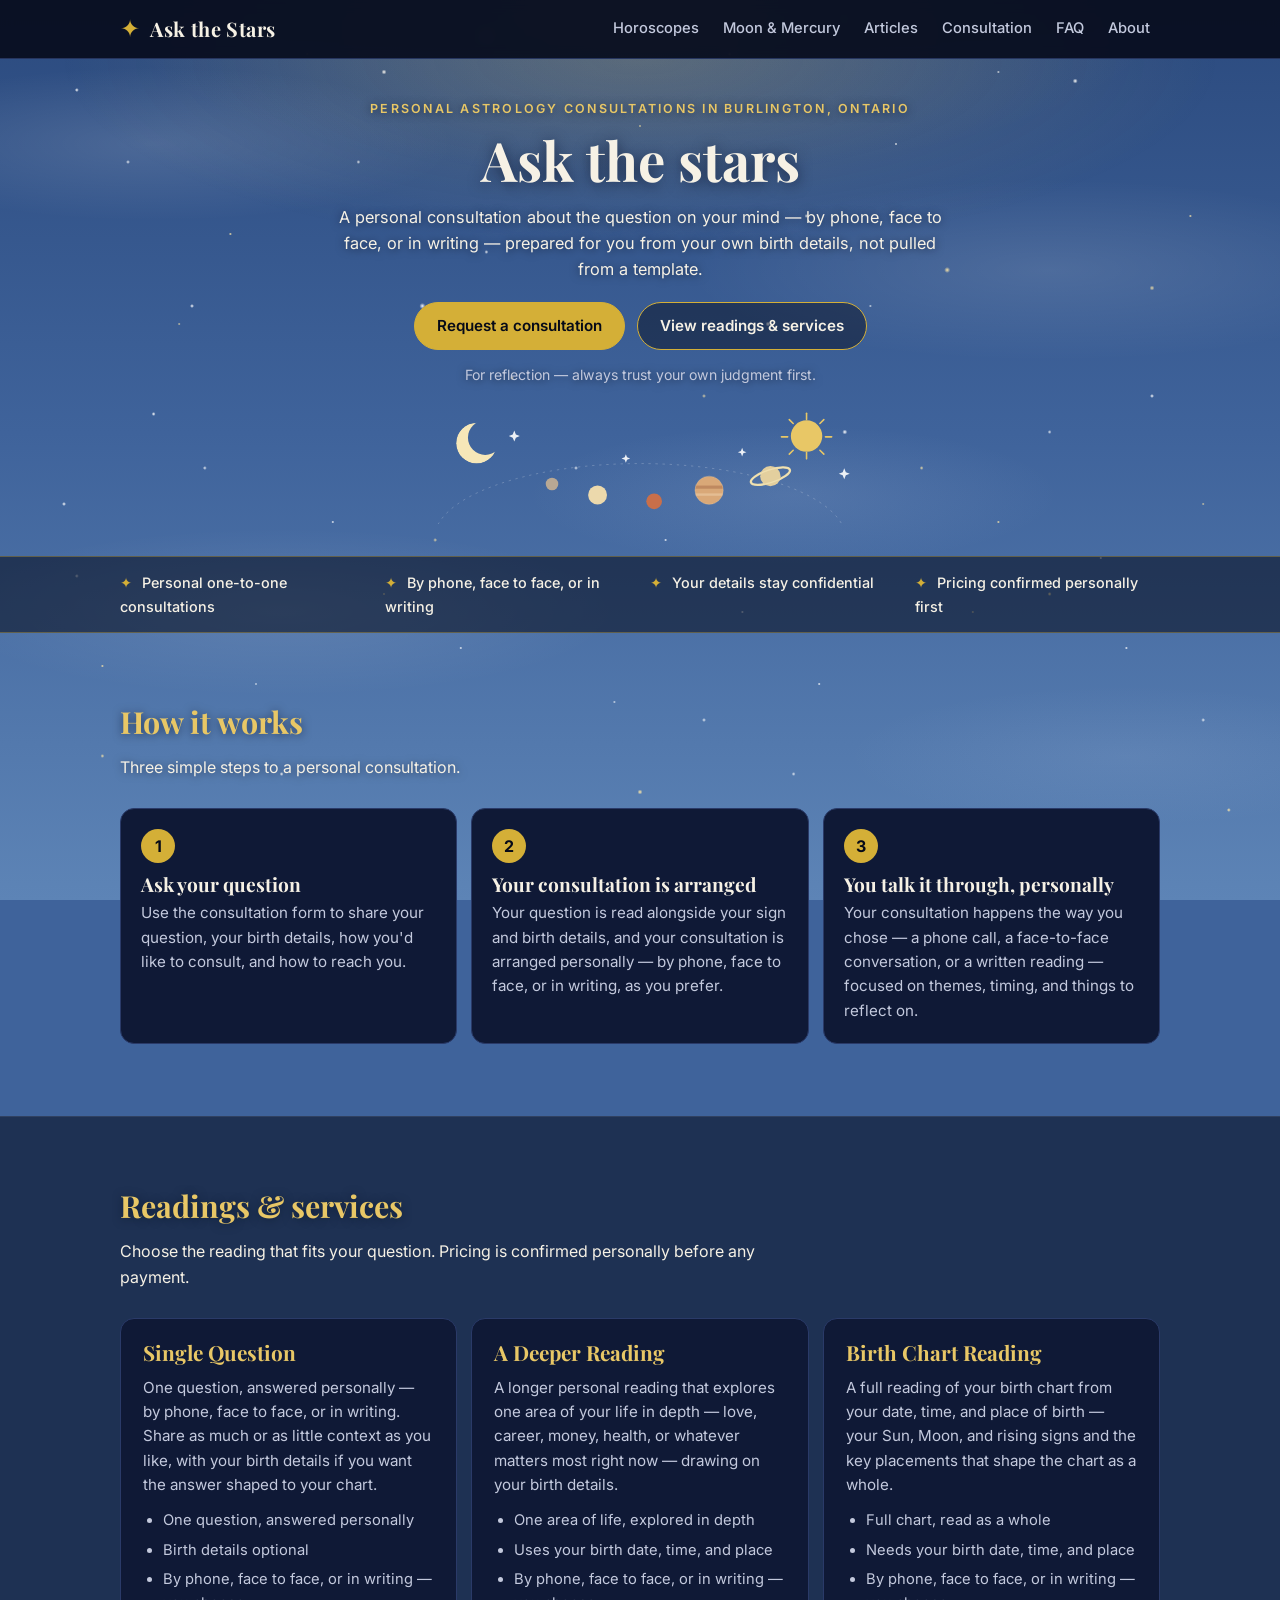
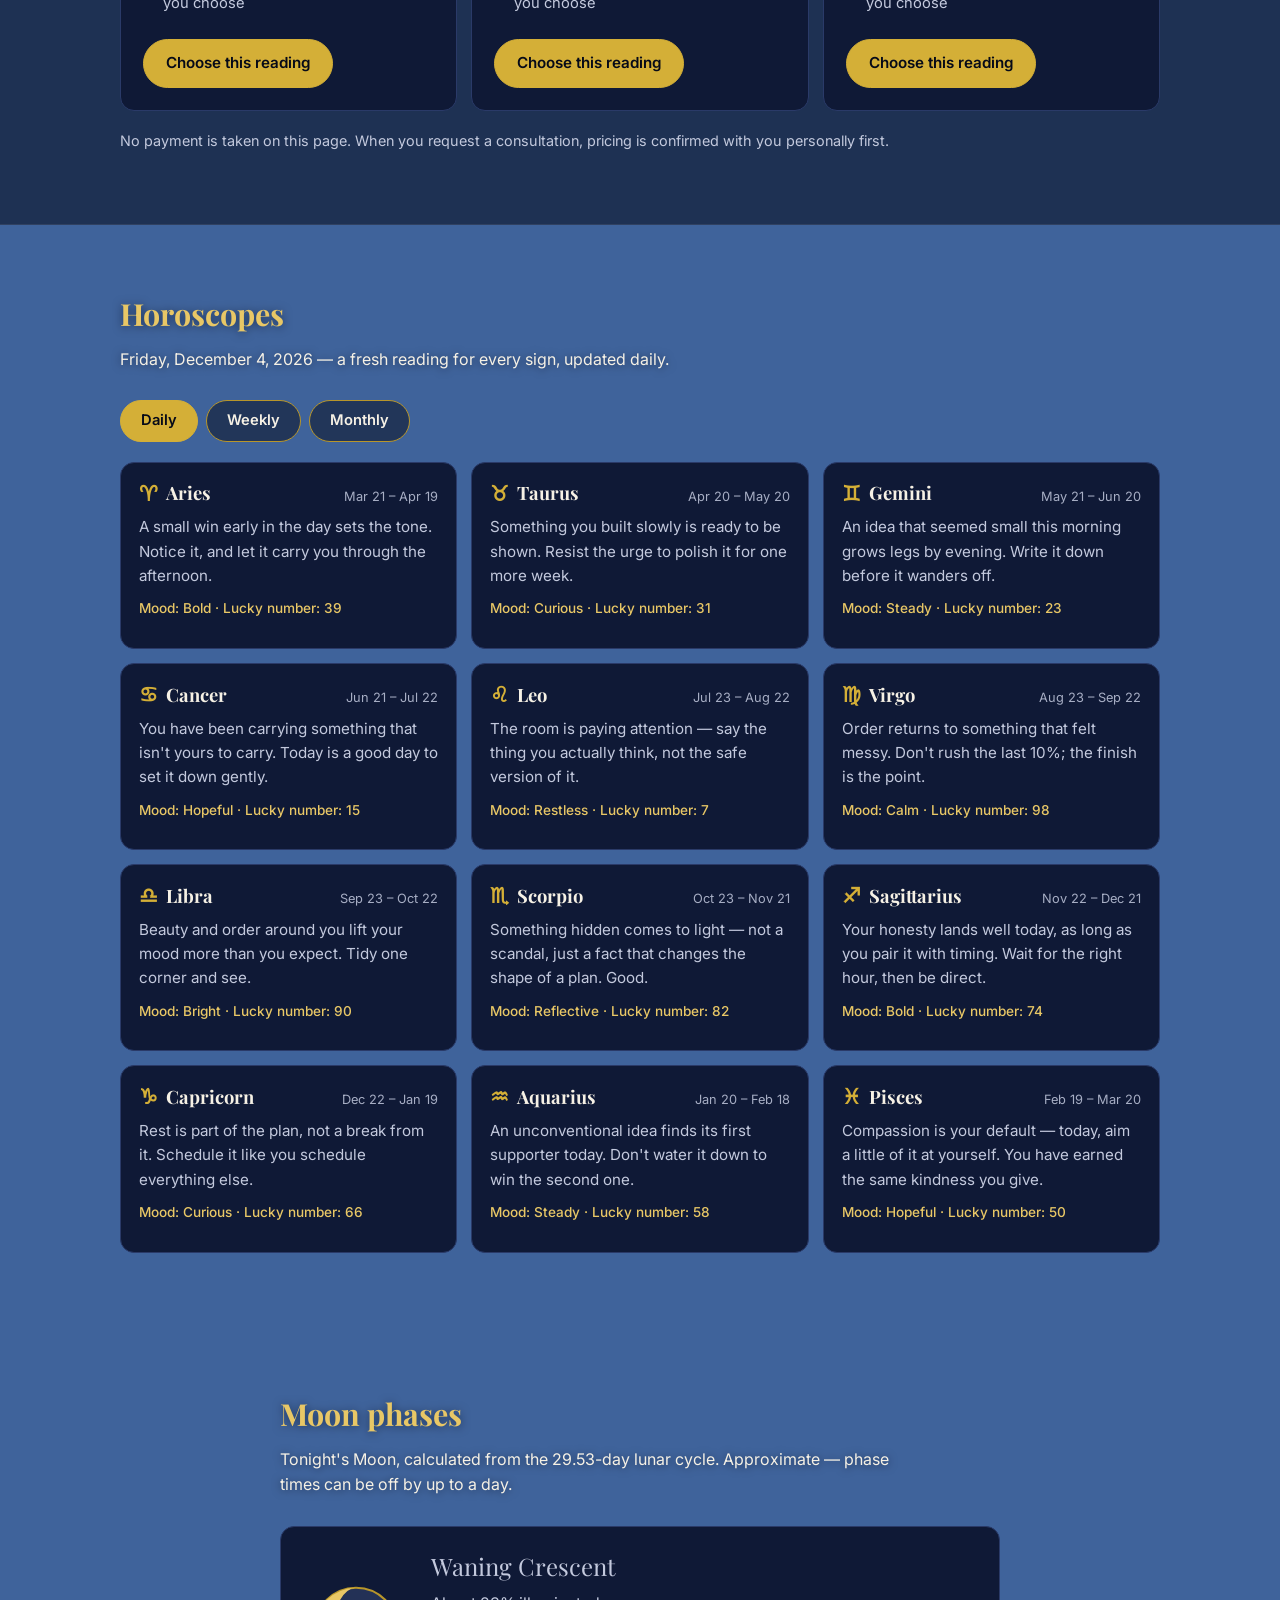
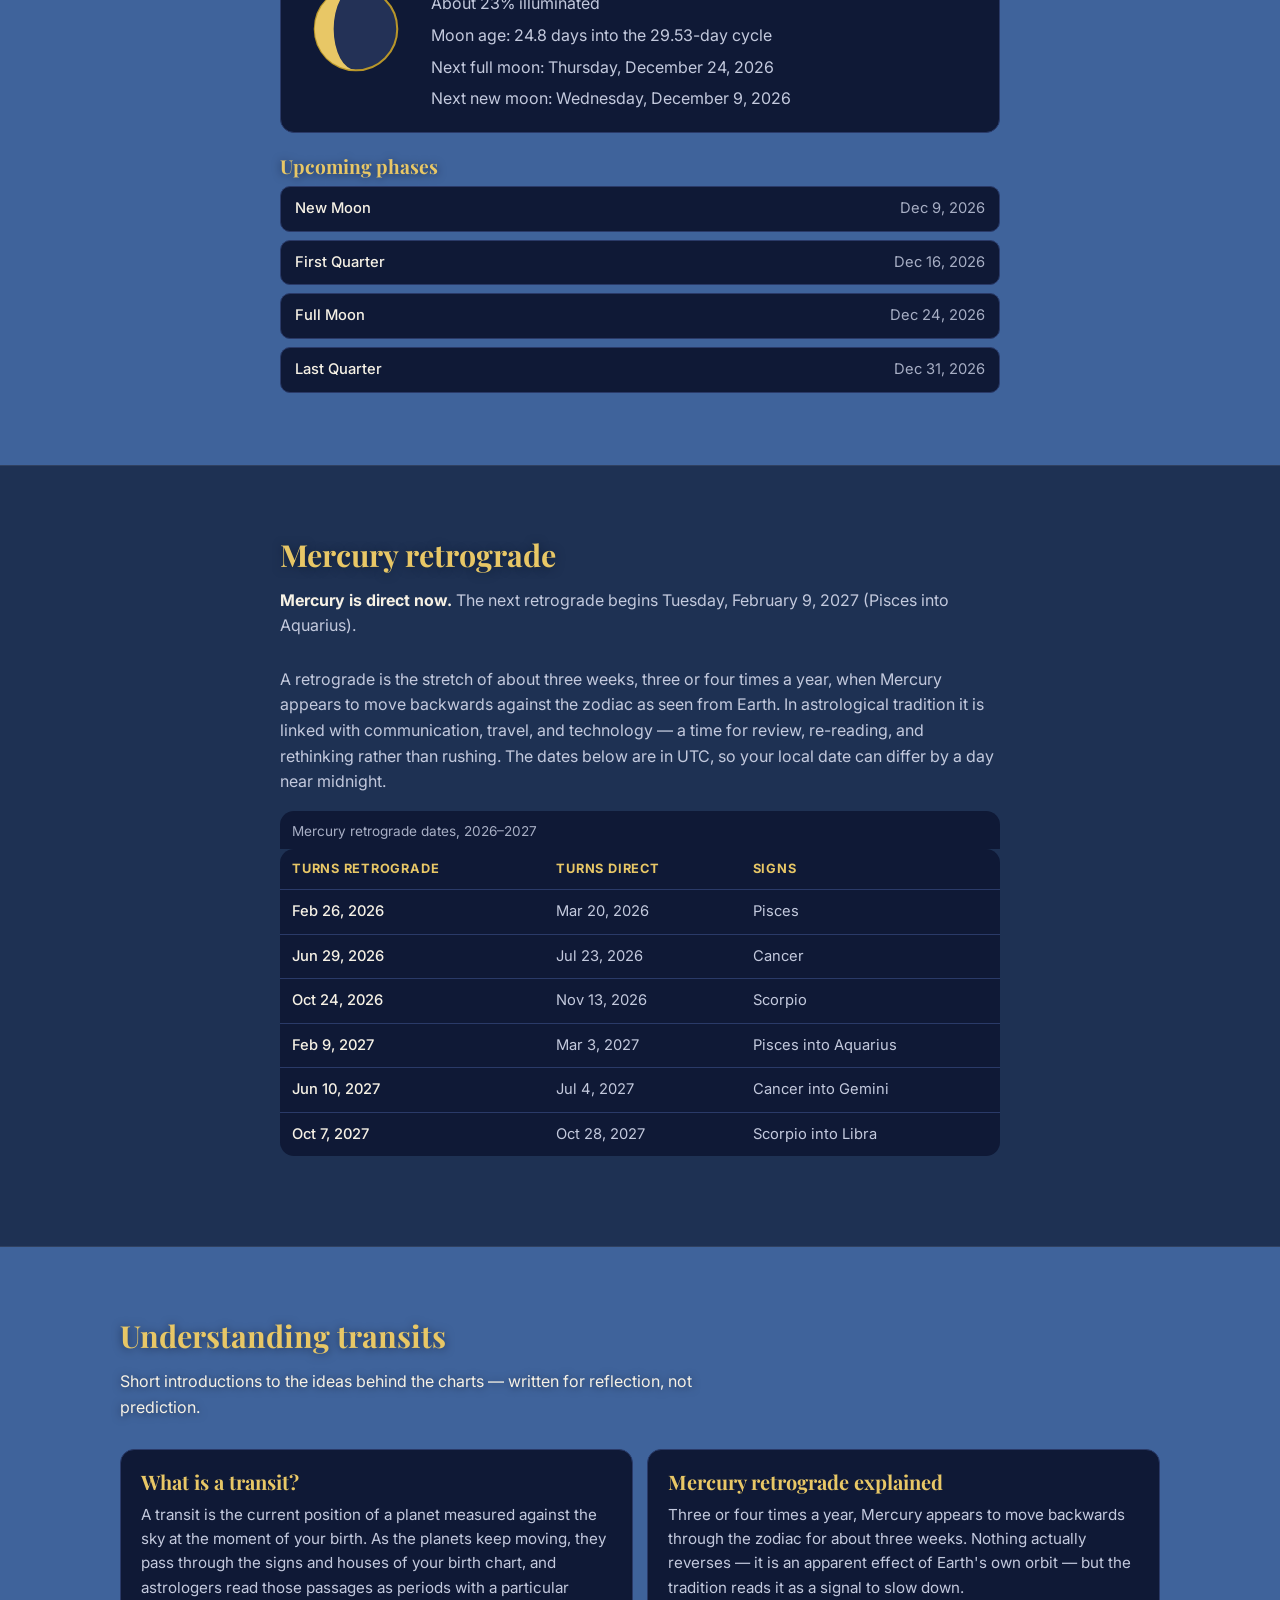
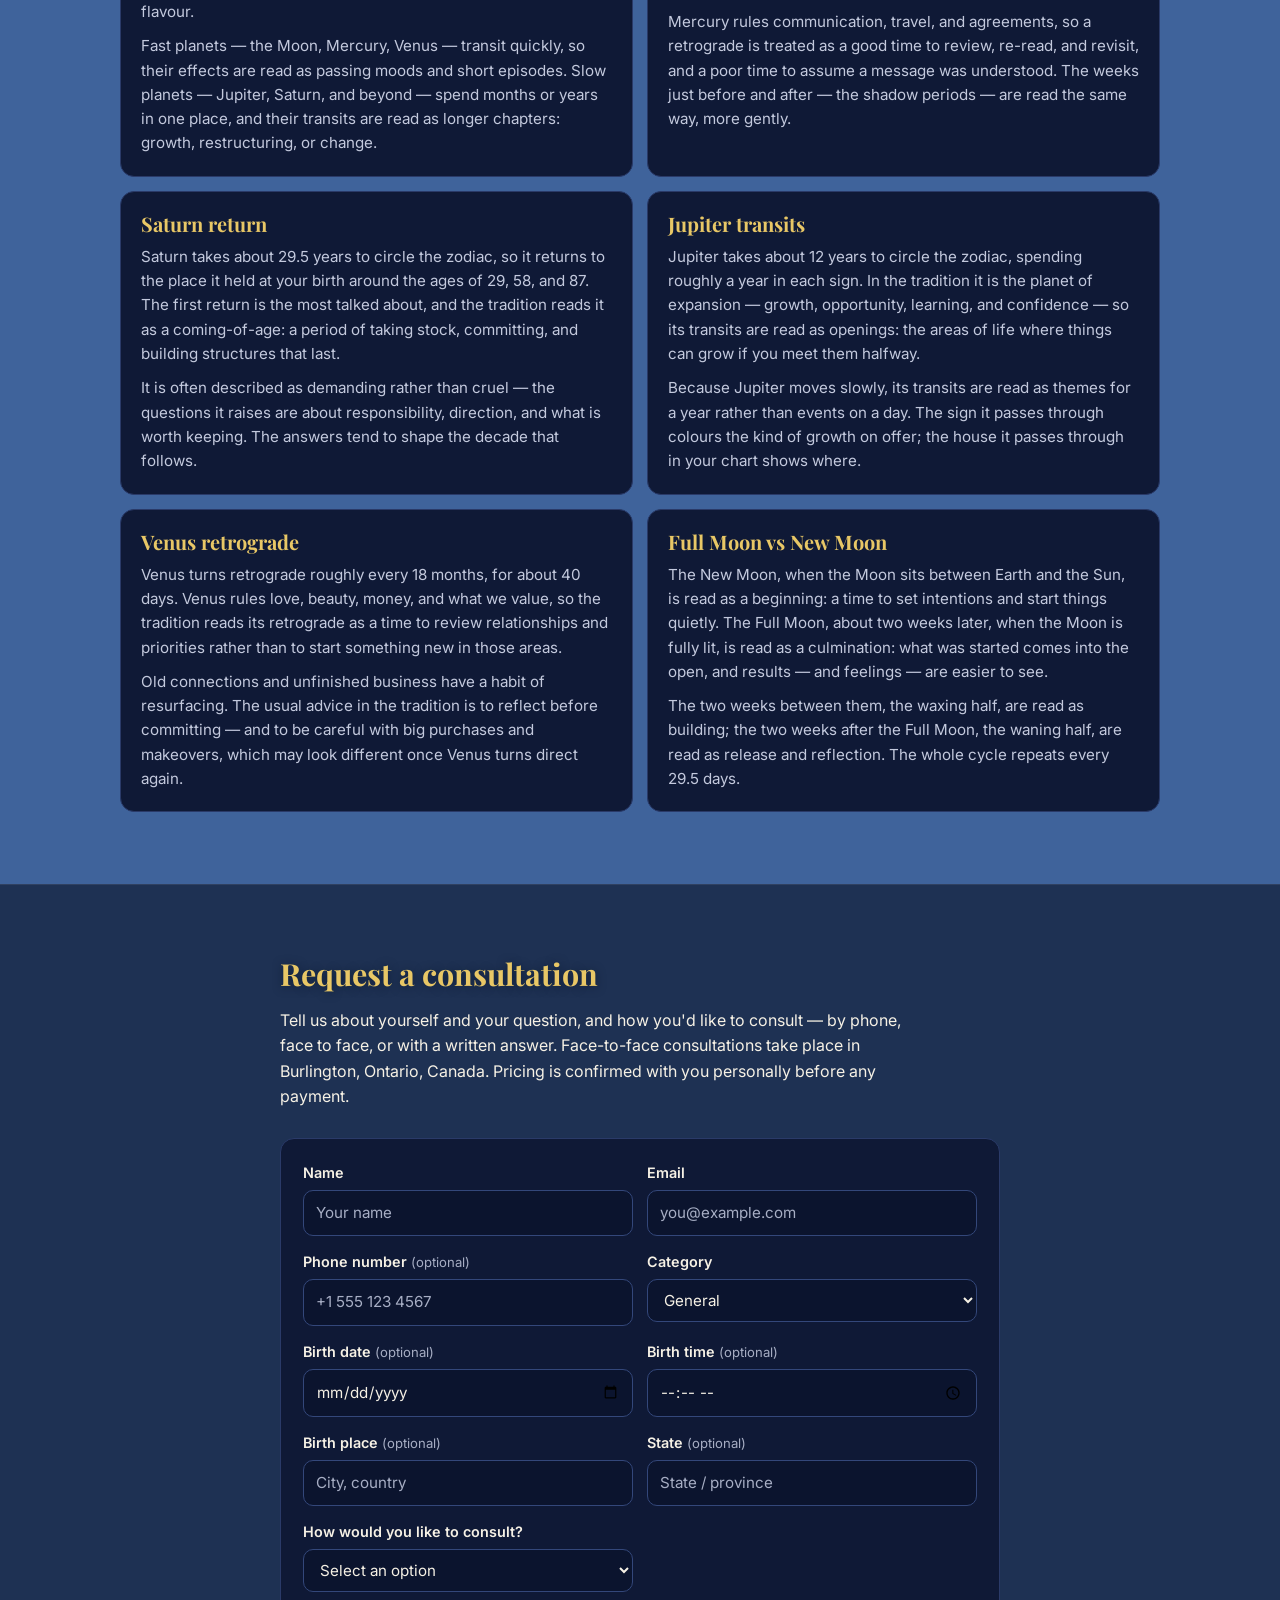
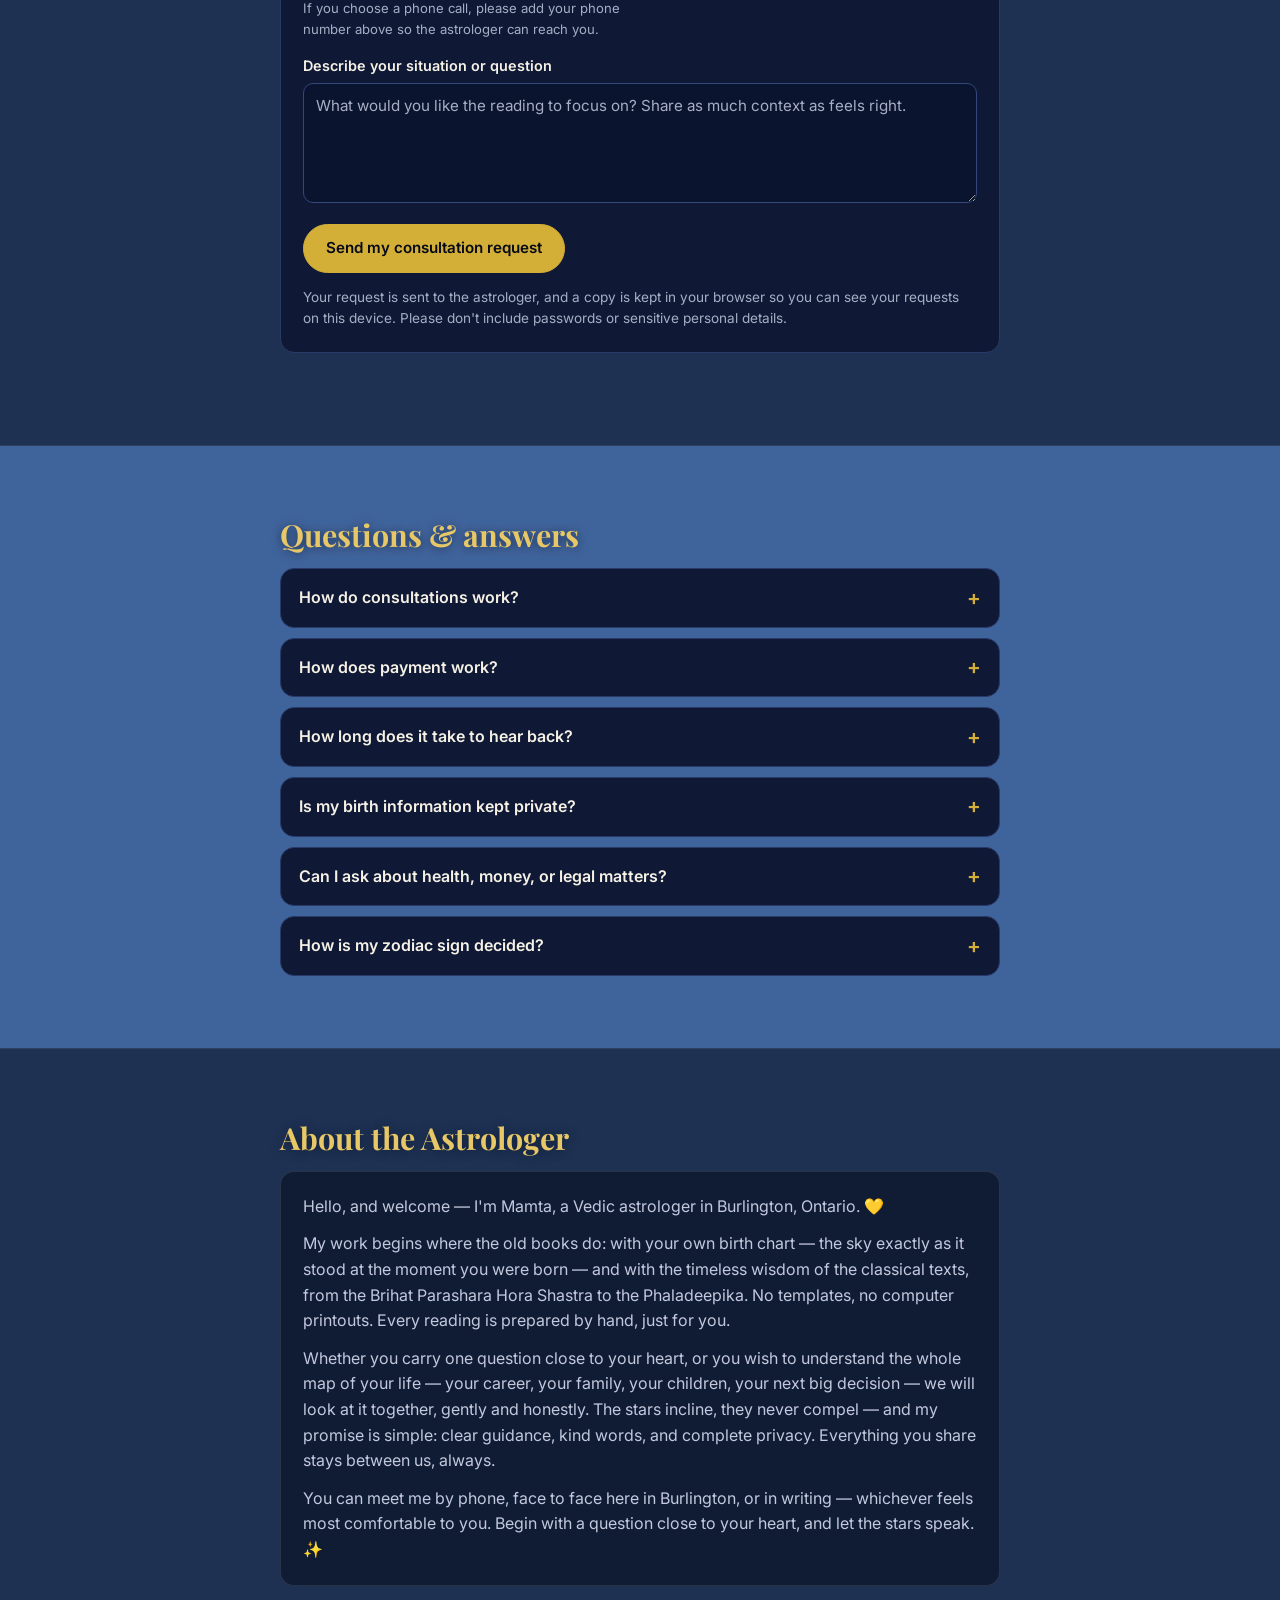
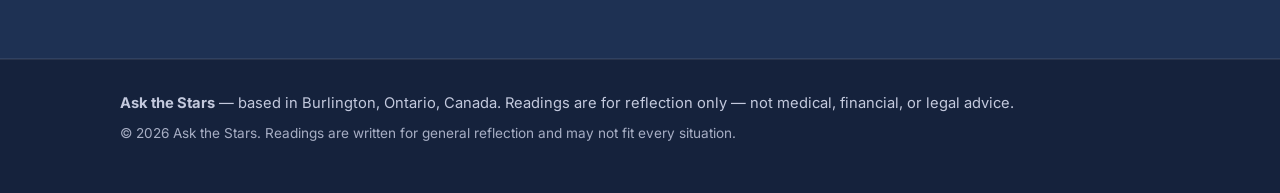
<file: index.html>
<!DOCTYPE html>
<html lang="en">
<head>
  <meta charset="UTF-8" />
  <meta name="viewport" content="width=device-width, initial-scale=1.0" />
  <meta name="description" content="Personal astrology consultations in Burlington, Ontario, Canada — by phone, face to face, or in writing. Plus daily, weekly and monthly horoscopes, moon phases, and Mercury retrograde dates." />
  <title>Astrology Consultations in Burlington, Ontario | Ask the Stars</title>
  <link rel="canonical" href="https://checkyourstars.com/" />
  <meta property="og:type" content="website" />
  <meta property="og:locale" content="en_CA" />
  <meta property="og:url" content="https://checkyourstars.com/" />
  <meta property="og:title" content="Astrology Consultations in Burlington, Ontario | Ask the Stars" />
  <meta property="og:description" content="Personal astrology consultations in Burlington, Ontario, Canada — by phone, face to face, or in writing." />
  <meta name="twitter:card" content="summary" />
  <meta name="twitter:title" content="Astrology Consultations in Burlington, Ontario | Ask the Stars" />
  <meta name="twitter:description" content="Personal astrology consultations in Burlington, Ontario, Canada — by phone, face to face, or in writing." />
  <script type="application/ld+json">
  {
    "@context": "https://schema.org",
    "@type": "ProfessionalService",
    "name": "Ask the Stars",
    "description": "Personal astrology consultations in Burlington, Ontario, Canada — by phone, face to face, or in writing.",
    "url": "https://checkyourstars.com/",
    "address": {
      "@type": "PostalAddress",
      "addressLocality": "Burlington",
      "addressRegion": "ON",
      "addressCountry": "CA"
    },
    "areaServed": "Burlington, Ontario, Canada"
  }
  </script>
  <link rel="preconnect" href="https://fonts.googleapis.com" />
  <link rel="preconnect" href="https://fonts.gstatic.com" crossorigin />
  <link href="https://fonts.googleapis.com/css2?family=Playfair+Display:wght@600;700&family=Inter:wght@400;500;600&display=swap" rel="stylesheet" />
  <link rel="stylesheet" href="styles.css" />
</head>
<body>
  <a class="skip-link" href="#main">Skip to content</a>

  <header class="site-header">
    <div class="container header-inner">
      <a class="brand" href="#top" aria-label="Ask the Stars home">
        <span class="brand-mark" aria-hidden="true">&#10022;</span>
        <span class="brand-name">Ask the Stars</span>
      </a>
      <nav class="site-nav" aria-label="Main navigation">
        <a href="#horoscope">Horoscopes</a>
        <a href="#moon">Moon &amp; Mercury</a>
        <a href="#articles">Articles</a>
        <a href="#ask">Consultation</a>
        <a href="#faq">FAQ</a>
        <a href="#about">About</a>
      </nav>
    </div>
  </header>

  <main id="main">
    <!-- Hero -->
    <section class="hero" id="top">
      <div class="container hero-inner">
        <p class="hero-eyebrow">Personal astrology consultations in Burlington, Ontario</p>
        <h1>Ask the stars</h1>
        <p class="hero-lede">
          A personal consultation about the question on your mind — by phone,
          face to face, or in writing — prepared for you from your own birth
          details, not pulled from a template.
        </p>
        <div class="hero-actions">
          <a class="button button-gold" href="#ask">Request a consultation</a>
          <a class="button button-outline" href="#services">View readings &amp; services</a>
        </div>
        <p class="hero-note">For reflection — always trust your own judgment first.</p>
        <svg class="celestial-art" viewBox="0 0 560 150" aria-hidden="true" focusable="false">
          <defs>
            <mask id="moon-mask">
              <circle cx="72" cy="46" r="26" fill="#ffffff" />
              <circle cx="83" cy="39" r="22" fill="#000000" />
            </mask>
            <clipPath id="jup-clip">
              <circle cx="368" cy="106" r="18" />
            </clipPath>
          </defs>
          <ellipse cx="280" cy="168" rx="262" ry="96" fill="none" stroke="rgba(255,255,255,0.28)" stroke-width="1" stroke-dasharray="3 6" />
          <g class="drift drift-moon"><circle cx="72" cy="46" r="26" fill="#f6e7b8" mask="url(#moon-mask)" /></g>
          <g class="drift drift-sun">
          <g stroke="#e8c766" stroke-width="2" stroke-linecap="round">
            <line x1="492" y1="8" x2="492" y2="16" />
            <line x1="492" y1="58" x2="492" y2="66" />
            <line x1="460" y1="38" x2="468" y2="38" />
            <line x1="516" y1="38" x2="524" y2="38" />
            <line x1="470" y1="16" x2="475" y2="21" />
            <line x1="509" y1="55" x2="514" y2="60" />
            <line x1="514" y1="16" x2="509" y2="21" />
            <line x1="475" y1="55" x2="470" y2="60" />
          </g>
          <circle cx="492" cy="37" r="20" fill="#e8c766" />
          </g>
          <circle class="drift drift-mercury" cx="168" cy="98" r="8" fill="#b8a894" />
          <circle class="drift drift-venus" cx="226" cy="112" r="12" fill="#ecd9ac" />
          <circle class="drift drift-mars" cx="298" cy="120" r="10" fill="#c96f4a" />
          <g class="drift drift-jupiter">
          <g clip-path="url(#jup-clip)">
            <circle cx="368" cy="106" r="18" fill="#d9a878" />
            <rect x="350" y="100" width="36" height="4" fill="#b9835a" opacity="0.8" />
            <rect x="350" y="110" width="36" height="3" fill="#e8c49a" opacity="0.8" />
          </g>
          <circle cx="368" cy="106" r="18" fill="none" stroke="#e8c49a" stroke-width="1" opacity="0.5" />
          </g>
          <g class="drift drift-saturn">
          <ellipse cx="446" cy="88" rx="26" ry="8" fill="none" stroke="#e8d9a8" stroke-width="3" transform="rotate(-18 446 88)" />
          <circle cx="446" cy="88" r="13" fill="#e3cf9e" />
          <ellipse cx="446" cy="88" rx="26" ry="8" fill="none" stroke="#f6e7b8" stroke-width="1.5" transform="rotate(-18 446 88)" opacity="0.7" />
          </g>
          <g class="hero-sparkles" fill="#ffffff" opacity="0.9">
            <path d="M120 30 l2 5 5 2 -5 2 -2 5 -2 -5 -5 -2 5 -2 z" />
            <path d="M262 60 l1.5 4 4 1.5 -4 1.5 -1.5 4 -1.5 -4 -4 -1.5 4 -1.5 z" />
            <path d="M410 52 l1.5 4 4 1.5 -4 1.5 -1.5 4 -1.5 -4 -4 -1.5 4 -1.5 z" />
            <path d="M540 78 l2 5 5 2 -5 2 -2 5 -2 -5 -5 -2 5 -2 z" />
          </g>
        </svg>
      </div>
    </section>

    <!-- Trust strip -->
    <div class="trust-strip">
      <div class="container trust-strip-inner">
        <p><span class="trust-icon" aria-hidden="true">&#10022;</span> Personal one-to-one consultations</p>
        <p><span class="trust-icon" aria-hidden="true">&#10022;</span> By phone, face to face, or in writing</p>
        <p><span class="trust-icon" aria-hidden="true">&#10022;</span> Your details stay confidential</p>
        <p><span class="trust-icon" aria-hidden="true">&#10022;</span> Pricing confirmed personally first</p>
      </div>
    </div>

    <!-- How it works -->
    <section class="section" id="how" aria-labelledby="how-heading">
      <div class="container">
        <h2 id="how-heading">How it works</h2>
        <p class="section-intro">Three simple steps to a personal consultation.</p>
        <ol class="steps">
          <li class="step-card">
            <span class="step-number" aria-hidden="true">1</span>
            <h3>Ask your question</h3>
            <p>Use the consultation form to share your question, your birth details, how you'd like to consult, and how to reach you.</p>
          </li>
          <li class="step-card">
            <span class="step-number" aria-hidden="true">2</span>
            <h3>Your consultation is arranged</h3>
            <p>Your question is read alongside your sign and birth details, and your consultation is arranged personally — by phone, face to face, or in writing, as you prefer.</p>
          </li>
          <li class="step-card">
            <span class="step-number" aria-hidden="true">3</span>
            <h3>You talk it through, personally</h3>
            <p>Your consultation happens the way you chose — a phone call, a face-to-face conversation, or a written reading — focused on themes, timing, and things to reflect on.</p>
          </li>
        </ol>
      </div>
    </section>

    <!-- Readings & services -->
    <section class="section section-alt" id="services" aria-labelledby="services-heading">
      <div class="container">
        <h2 id="services-heading">Readings &amp; services</h2>
        <p class="section-intro">Choose the reading that fits your question. Pricing is confirmed personally before any payment.</p>
        <div class="services-grid">
          <article class="service-card">
            <h3>Single Question</h3>
            <p>One question, answered personally — by phone, face to face, or in writing. Share as much or as little context as you like, with your birth details if you want the answer shaped to your chart.</p>
            <ul>
              <li>One question, answered personally</li>
              <li>Birth details optional</li>
              <li>By phone, face to face, or in writing — you choose</li>
            </ul>
            <a class="button button-gold" href="#ask">Choose this reading</a>
          </article>
          <article class="service-card">
            <h3>A Deeper Reading</h3>
            <p>A longer personal reading that explores one area of your life in depth — love, career, money, health, or whatever matters most right now — drawing on your birth details.</p>
            <ul>
              <li>One area of life, explored in depth</li>
              <li>Uses your birth date, time, and place</li>
              <li>By phone, face to face, or in writing — you choose</li>
            </ul>
            <a class="button button-gold" href="#ask">Choose this reading</a>
          </article>
          <article class="service-card">
            <h3>Birth Chart Reading</h3>
            <p>A full reading of your birth chart from your date, time, and place of birth — your Sun, Moon, and rising signs and the key placements that shape the chart as a whole.</p>
            <ul>
              <li>Full chart, read as a whole</li>
              <li>Needs your birth date, time, and place</li>
              <li>By phone, face to face, or in writing — you choose</li>
            </ul>
            <a class="button button-gold" href="#ask">Choose this reading</a>
          </article>
        </div>
        <p class="services-note">No payment is taken on this page. When you request a consultation, pricing is confirmed with you personally first.</p>
      </div>
    </section>

    <!-- Horoscopes -->
    <section class="section" id="horoscope" aria-labelledby="horoscope-heading">
      <div class="container">
        <h2 id="horoscope-heading">Horoscopes</h2>
        <p class="section-intro" id="horoscope-period-label">Today — a fresh reading for every sign, updated daily.</p>
        <div class="period-tabs" role="tablist" aria-label="Horoscope period">
          <button type="button" class="period-tab" role="tab" data-period="daily" aria-selected="true">Daily</button>
          <button type="button" class="period-tab" role="tab" data-period="weekly" aria-selected="false">Weekly</button>
          <button type="button" class="period-tab" role="tab" data-period="monthly" aria-selected="false">Monthly</button>
        </div>
        <div class="horoscope-grid" id="horoscope-grid">
          <!-- Rendered by app.js -->
        </div>
      </div>
    </section>

    <!-- Moon phases -->
    <section class="section" id="moon" aria-labelledby="moon-heading">
      <div class="container narrow">
        <h2 id="moon-heading">Moon phases</h2>
        <p class="section-intro">Tonight's Moon, calculated from the 29.53-day lunar cycle. Approximate — phase times can be off by up to a day.</p>
        <div class="moon-panel">
          <div class="moon-visual" id="moon-visual" aria-hidden="true"></div>
          <div class="moon-details">
            <p class="moon-phase-name" id="moon-phase-name">—</p>
            <p id="moon-illumination">—</p>
            <p id="moon-age">—</p>
            <p id="moon-next-full">—</p>
            <p id="moon-next-new">—</p>
          </div>
        </div>
        <h3>Upcoming phases</h3>
        <ul class="moon-upcoming" id="moon-upcoming"></ul>
      </div>
    </section>

    <!-- Mercury retrograde -->
    <section class="section section-alt" id="mercury" aria-labelledby="mercury-heading">
      <div class="container narrow">
        <h2 id="mercury-heading">Mercury retrograde</h2>
        <p class="section-intro" id="mercury-status">Checking Mercury's current status…</p>
        <p>
          A retrograde is the stretch of about three weeks, three or four times
          a year, when Mercury appears to move backwards against the zodiac as
          seen from Earth. In astrological tradition it is linked with
          communication, travel, and technology — a time for review, re-reading,
          and rethinking rather than rushing. The dates below are in UTC, so
          your local date can differ by a day near midnight.
        </p>
        <div class="table-scroll">
          <table class="chart-table">
            <caption>Mercury retrograde dates, 2026–2027</caption>
            <thead><tr><th>Turns retrograde</th><th>Turns direct</th><th>Signs</th></tr></thead>
            <tbody id="mercury-table-body"></tbody>
          </table>
        </div>
      </div>
    </section>

    <!-- Transit articles -->
    <section class="section" id="articles" aria-labelledby="articles-heading">
      <div class="container">
        <h2 id="articles-heading">Understanding transits</h2>
        <p class="section-intro">Short introductions to the ideas behind the charts — written for reflection, not prediction.</p>
        <div class="articles-grid">
          <article class="article-card">
            <h3>What is a transit?</h3>
            <p>A transit is the current position of a planet measured against the sky at the moment of your birth. As the planets keep moving, they pass through the signs and houses of your birth chart, and astrologers read those passages as periods with a particular flavour.</p>
            <p>Fast planets — the Moon, Mercury, Venus — transit quickly, so their effects are read as passing moods and short episodes. Slow planets — Jupiter, Saturn, and beyond — spend months or years in one place, and their transits are read as longer chapters: growth, restructuring, or change.</p>
          </article>
          <article class="article-card">
            <h3>Mercury retrograde explained</h3>
            <p>Three or four times a year, Mercury appears to move backwards through the zodiac for about three weeks. Nothing actually reverses — it is an apparent effect of Earth's own orbit — but the tradition reads it as a signal to slow down.</p>
            <p>Mercury rules communication, travel, and agreements, so a retrograde is treated as a good time to review, re-read, and revisit, and a poor time to assume a message was understood. The weeks just before and after — the shadow periods — are read the same way, more gently.</p>
          </article>
          <article class="article-card">
            <h3>Saturn return</h3>
            <p>Saturn takes about 29.5 years to circle the zodiac, so it returns to the place it held at your birth around the ages of 29, 58, and 87. The first return is the most talked about, and the tradition reads it as a coming-of-age: a period of taking stock, committing, and building structures that last.</p>
            <p>It is often described as demanding rather than cruel — the questions it raises are about responsibility, direction, and what is worth keeping. The answers tend to shape the decade that follows.</p>
          </article>
          <article class="article-card">
            <h3>Jupiter transits</h3>
            <p>Jupiter takes about 12 years to circle the zodiac, spending roughly a year in each sign. In the tradition it is the planet of expansion — growth, opportunity, learning, and confidence — so its transits are read as openings: the areas of life where things can grow if you meet them halfway.</p>
            <p>Because Jupiter moves slowly, its transits are read as themes for a year rather than events on a day. The sign it passes through colours the kind of growth on offer; the house it passes through in your chart shows where.</p>
          </article>
          <article class="article-card">
            <h3>Venus retrograde</h3>
            <p>Venus turns retrograde roughly every 18 months, for about 40 days. Venus rules love, beauty, money, and what we value, so the tradition reads its retrograde as a time to review relationships and priorities rather than to start something new in those areas.</p>
            <p>Old connections and unfinished business have a habit of resurfacing. The usual advice in the tradition is to reflect before committing — and to be careful with big purchases and makeovers, which may look different once Venus turns direct again.</p>
          </article>
          <article class="article-card">
            <h3>Full Moon vs New Moon</h3>
            <p>The New Moon, when the Moon sits between Earth and the Sun, is read as a beginning: a time to set intentions and start things quietly. The Full Moon, about two weeks later, when the Moon is fully lit, is read as a culmination: what was started comes into the open, and results — and feelings — are easier to see.</p>
            <p>The two weeks between them, the waxing half, are read as building; the two weeks after the Full Moon, the waning half, are read as release and reflection. The whole cycle repeats every 29.5 days.</p>
          </article>
        </div>
      </div>
    </section>

    <!-- Request a consultation -->
    <section class="section section-alt" id="ask" aria-labelledby="ask-heading">
      <div class="container narrow">
        <h2 id="ask-heading">Request a consultation</h2>
        <p class="section-intro">
          Tell us about yourself and your question, and how you'd like to
          consult — by phone, face to face, or with a written answer.
          Face-to-face consultations take place in Burlington, Ontario, Canada.
          Pricing is confirmed with you personally before any payment.
        </p>

        <form id="question-form" name="consultation" method="POST" data-netlify="true" data-netlify-honeypot="bot-field" novalidate>
          <input type="hidden" name="form-name" value="consultation" />
          <p hidden>
            <label>Don&rsquo;t fill this out if you&rsquo;re human: <input name="bot-field" /></label>
          </p>
          <div class="form-row">
            <div class="field">
              <label for="q-name">Name</label>
              <input type="text" id="q-name" name="name" autocomplete="name" placeholder="Your name" required />
              <p class="field-error" id="name-error" hidden>Please enter your name.</p>
            </div>
            <div class="field">
              <label for="q-email">Email</label>
              <input type="email" id="q-email" name="email" autocomplete="email" placeholder="you@example.com" required />
              <p class="field-error" id="email-error" hidden>Please enter a valid email address.</p>
            </div>
          </div>

          <div class="form-row">
            <div class="field">
              <label for="q-phone">Phone number <span class="optional">(optional)</span></label>
              <input type="tel" id="q-phone" name="phone" autocomplete="tel" placeholder="+1 555 123 4567" />
              <p class="field-error" id="phone-error" hidden>Please enter a valid phone number (digits, spaces, + and dashes only).</p>
            </div>
            <div class="field">
              <label for="q-category">Category</label>
              <select id="q-category" name="category">
                <option value="general" selected>General</option>
                <option value="love">Love</option>
                <option value="career">Career</option>
                <option value="money">Money</option>
                <option value="health">Health</option>
              </select>
            </div>
          </div>

          <div class="form-row">
            <div class="field">
              <label for="q-birthdate">Birth date <span class="optional">(optional)</span></label>
              <input type="date" id="q-birthdate" name="birthdate" />
            </div>
            <div class="field">
              <label for="q-birthtime">Birth time <span class="optional">(optional)</span></label>
              <input type="time" id="q-birthtime" name="birthtime" />
            </div>
          </div>

          <div class="form-row">
            <div class="field">
              <label for="q-birthplace">Birth place <span class="optional">(optional)</span></label>
              <input type="text" id="q-birthplace" name="birthplace" autocomplete="off" placeholder="City, country" />
            </div>
            <div class="field">
              <label for="q-state">State <span class="optional">(optional)</span></label>
              <input type="text" id="q-state" name="state" autocomplete="off" placeholder="State / province" />
            </div>
          </div>

          <div class="form-row">
            <div class="field">
              <label for="q-mode">How would you like to consult?</label>
              <select id="q-mode" name="consultation_mode" required>
                <option value="" selected>Select an option</option>
                <option value="Phone call">Phone call</option>
                <option value="Face to face">Face to face</option>
                <option value="Written answer by email">Written answer by email</option>
              </select>
              <p class="field-error" id="mode-error" hidden>Please choose how you'd like to consult.</p>
              <p class="field-hint">If you choose a phone call, please add your phone number above so the astrologer can reach you.</p>
            </div>
          </div>

          <div class="field">
            <label for="q-question">Describe your situation or question</label>
            <textarea id="q-question" name="question" rows="4" required
              placeholder="What would you like the reading to focus on? Share as much context as feels right."></textarea>
            <p class="field-error" id="question-error" hidden>Please describe your situation or question.</p>
          </div>

          <button class="button button-gold" type="submit">Send my consultation request</button>
          <p class="field-error" id="submit-error" hidden>Sorry, your request could not be sent. Please check your connection and try again.</p>
          <p class="form-note">
            Your request is sent to the astrologer, and a copy is kept in your
            browser so you can see your requests on this device. Please don't include
            passwords or sensitive personal details.
          </p>
        </form>

        <div class="confirmation" id="confirmation" hidden role="status">
          <p><strong>Your consultation request has been received.</strong> <span id="confirmation-ref"></span></p>
          <p>We'll be in touch at <span id="confirmation-email"></span> to arrange your consultation — pricing is confirmed with you personally first.</p>
        </div>

        <div class="my-questions" id="my-questions" hidden>
          <h3>Your questions on this device</h3>
          <ul id="my-questions-list"></ul>
          <button class="button button-text" type="button" id="clear-questions">Clear my saved questions</button>
        </div>
      </div>
    </section>

    <!-- FAQ -->
    <section class="section" id="faq" aria-labelledby="faq-heading">
      <div class="container narrow">
        <h2 id="faq-heading">Questions &amp; answers</h2>
        <div class="faq-list">
          <details class="faq-item">
            <summary>How do consultations work?</summary>
            <p>
              You choose how you'd like to consult — by phone call, face to face, or with
              a written answer. Each request is read alongside the asker's sign and birth
              details, when shared. Consultations focus on themes, timing, and things to
              reflect on — not predictions set in stone.
            </p>
          </details>
          <details class="faq-item">
            <summary>How does payment work?</summary>
            <p>
              Pricing is confirmed with you personally before any payment. No payment is
              taken on this page — when you request a consultation, you will hear back
              with the price for the reading you chose before anything is charged.
            </p>
          </details>
          <details class="faq-item">
            <summary>How long does it take to hear back?</summary>
            <p>
              Requests are handled in the order they arrive, usually within a few days.
              Phone and face-to-face consultations are arranged personally after your
              request; written answers for complex questions may take a little longer.
            </p>
          </details>
          <details class="faq-item">
            <summary>Is my birth information kept private?</summary>
            <p>
              Your details are sent to the astrologer so your consultation can be
              arranged, and are kept confidential — they are not shared or published.
              Only share what you're comfortable sharing.
            </p>
          </details>
          <details class="faq-item">
            <summary>Can I ask about health, money, or legal matters?</summary>
            <p>
              You can ask, but readings here are for reflection only.
              They are not medical, financial, or legal advice. For decisions in those
              areas, please speak to a qualified professional.
            </p>
          </details>
          <details class="faq-item">
            <summary>How is my zodiac sign decided?</summary>
            <p>
              By your date of birth, using the tropical zodiac — the system most Western
              horoscopes use. If you were born near a sign changeover, your birth time
              and place can pin it down more precisely.
            </p>
          </details>
        </div>
      </div>
    </section>

    <!-- About -->
    <section class="section section-alt" id="about" aria-labelledby="about-heading">
      <div class="container narrow">
        <h2 id="about-heading">About the Astrologer</h2>
        <div class="about-panel">
          <p>
            Hello, and welcome — I'm Mamta, a Vedic astrologer in Burlington, Ontario. 💛
          </p>
          <p>
            My work begins where the old books do: with your own birth chart — the sky exactly as it stood at the moment you were born — and with the timeless wisdom of the classical texts, from the Brihat Parashara Hora Shastra to the Phaladeepika. No templates, no computer printouts. Every reading is prepared by hand, just for you.
          </p>
          <p>
            Whether you carry one question close to your heart, or you wish to understand the whole map of your life — your career, your family, your children, your next big decision — we will look at it together, gently and honestly. The stars incline, they never compel — and my promise is simple: clear guidance, kind words, and complete privacy. Everything you share stays between us, always.
          </p>
          <p>
            You can meet me by phone, face to face here in Burlington, or in writing — whichever feels most comfortable to you. Begin with a question close to your heart, and let the stars speak. ✨
          </p>
        </div>
      </div>
    </section>
  </main>

  <footer class="site-footer">
    <div class="container">
      <p><strong>Ask the Stars</strong> — based in Burlington, Ontario, Canada. Readings are for reflection only — not medical, financial, or legal advice.</p>
      <p class="footer-small">&copy; <span id="footer-year">2026</span> Ask the Stars. Readings are written for general reflection and may not fit every situation.</p>
    </div>
  </footer>

  <script src="app.js"></script>
</body>
</html>
</file>
<file: styles.css>
/* Ask the Stars — lighter night-sky theme: sky-blue gradient, stars and
   soft clouds across the whole page (CSS only), with gold accents.
   Content sits on solid dark surfaces so text stays readable. */

:root {
  --navy-950: #060a18;
  --navy-900: #0a1128;
  --navy-800: #101a3a;
  --navy-700: #1a2547;
  --navy-600: #26355f;
  --gold-400: #e8c766;
  --gold-500: #d4af37;
  --gold-600: #b8962a;
  --cream: #f6f1e5;
  --muted: #c3c9dd;
  --muted-dark: #a7aec4;
  --card: #0f1936;
  --card-border: #2a3a68;
  --wash: rgba(8, 14, 32, 0.58);
  --radius: 14px;
  --font-display: "Playfair Display", Georgia, "Times New Roman", serif;
  --font-body: "Inter", system-ui, -apple-system, "Segoe UI", sans-serif;
}

*,
*::before,
*::after {
  box-sizing: border-box;
}

html {
  scroll-behavior: smooth;
}

body {
  margin: 0;
  color: var(--cream);
  font-family: var(--font-body);
  font-size: 16px;
  line-height: 1.6;
  background-color: #3f639b;
  background-image:
    /* stars */
    radial-gradient(2px 2px at 6% 10%, #ffffff, transparent),
    radial-gradient(1.5px 1.5px at 18% 26%, #ffe9a8, transparent),
    radial-gradient(2.5px 2.5px at 30% 8%, #ffffff, transparent),
    radial-gradient(1.5px 1.5px at 44% 20%, #ffffff, transparent),
    radial-gradient(2px 2px at 57% 6%, #ffe9a8, transparent),
    radial-gradient(1.5px 1.5px at 70% 16%, #ffffff, transparent),
    radial-gradient(2.5px 2.5px at 84% 9%, #ffffff, transparent),
    radial-gradient(1.5px 1.5px at 93% 24%, #ffe9a8, transparent),
    radial-gradient(2px 2px at 12% 46%, #ffffff, transparent),
    radial-gradient(1.5px 1.5px at 26% 58%, #ffffff, transparent),
    radial-gradient(2px 2px at 40% 42%, #ffe9a8, transparent),
    radial-gradient(1.5px 1.5px at 52% 60%, #ffffff, transparent),
    radial-gradient(2.5px 2.5px at 66% 48%, #ffffff, transparent),
    radial-gradient(1.5px 1.5px at 78% 58%, #ffe9a8, transparent),
    radial-gradient(2px 2px at 90% 44%, #ffffff, transparent),
    radial-gradient(1.5px 1.5px at 8% 74%, #ffe9a8, transparent),
    radial-gradient(2px 2px at 22% 86%, #ffffff, transparent),
    radial-gradient(1.5px 1.5px at 36% 72%, #ffffff, transparent),
    radial-gradient(2.5px 2.5px at 50% 88%, #ffe9a8, transparent),
    radial-gradient(1.5px 1.5px at 64% 76%, #ffffff, transparent),
    radial-gradient(2px 2px at 76% 90%, #ffffff, transparent),
    radial-gradient(1.5px 1.5px at 88% 72%, #ffffff, transparent),
    radial-gradient(2px 2px at 96% 90%, #ffe9a8, transparent),
    radial-gradient(3px 3px at 33% 34%, rgba(255, 255, 255, 0.95), transparent),
    radial-gradient(3px 3px at 74% 30%, rgba(255, 233, 168, 0.95), transparent),
    radial-gradient(2px 2px at 15% 34%, #ffffff, transparent),
    radial-gradient(2px 2px at 47% 12%, #ffe9a8, transparent),
    radial-gradient(2.5px 2.5px at 60% 36%, #ffffff, transparent),
    radial-gradient(2px 2px at 82% 66%, #ffe9a8, transparent),
    radial-gradient(2px 2px at 5% 56%, #ffffff, transparent),
    radial-gradient(2.5px 2.5px at 38% 94%, #ffffff, transparent),
    /* soft moonlight glow */
    radial-gradient(ellipse 60% 28% at 50% 0%, rgba(232, 199, 102, 0.14), transparent 70%),
    /* soft clouds */
    radial-gradient(ellipse 430px 110px at 12% 16%, rgba(255, 255, 255, 0.13), transparent 70%),
    radial-gradient(ellipse 520px 130px at 82% 30%, rgba(255, 255, 255, 0.11), transparent 70%),
    radial-gradient(ellipse 380px 100px at 62% 55%, rgba(190, 208, 236, 0.12), transparent 70%),
    radial-gradient(ellipse 480px 120px at 22% 68%, rgba(255, 255, 255, 0.10), transparent 70%),
    radial-gradient(ellipse 400px 100px at 88% 84%, rgba(190, 208, 236, 0.10), transparent 70%),
    /* sky */
    linear-gradient(180deg, #2b4a7e 0%, #3f639b 48%, #5d84b6 100%);
  background-attachment: fixed;
}

h1,
h2,
h3 {
  font-family: var(--font-display);
  line-height: 1.15;
  margin: 0 0 0.5em;
}

h2 {
  font-size: 1.9rem;
  color: var(--gold-400);
  text-shadow: 0 1px 10px rgba(8, 14, 32, 0.55);
}

a {
  color: var(--gold-400);
}

a:focus-visible,
button:focus-visible,
input:focus-visible,
select:focus-visible,
textarea:focus-visible,
summary:focus-visible {
  outline: 2px solid var(--gold-400);
  outline-offset: 3px;
  border-radius: 4px;
}

.container {
  width: 100%;
  max-width: 1080px;
  margin: 0 auto;
  padding: 0 20px;
}

.container.narrow {
  max-width: 760px;
}

.skip-link {
  position: absolute;
  left: -999px;
  top: 0;
  background: var(--gold-500);
  color: var(--navy-950);
  padding: 8px 14px;
  z-index: 100;
  font-weight: 600;
}

.skip-link:focus {
  left: 12px;
  top: 12px;
}

/* Header */
.site-header {
  position: sticky;
  top: 0;
  z-index: 50;
  background: rgba(6, 10, 24, 0.88);
  border-bottom: 1px solid var(--navy-600);
  backdrop-filter: blur(6px);
}

.header-inner {
  display: flex;
  align-items: center;
  justify-content: space-between;
  gap: 16px;
  min-height: 58px;
  flex-wrap: wrap;
  padding-top: 8px;
  padding-bottom: 8px;
}

.brand {
  display: flex;
  align-items: center;
  gap: 10px;
  text-decoration: none;
  color: var(--cream);
}

.brand-mark {
  color: var(--gold-500);
  font-size: 1.5rem;
  line-height: 1;
}

.brand-name {
  font-family: var(--font-display);
  font-size: 1.25rem;
  font-weight: 700;
  letter-spacing: 0.02em;
}

.site-nav {
  display: flex;
  gap: 4px;
  flex-wrap: wrap;
}

.site-nav a {
  color: var(--muted);
  text-decoration: none;
  font-size: 0.92rem;
  font-weight: 500;
  padding: 6px 10px;
  border-radius: 8px;
}

.site-nav a:hover {
  color: var(--cream);
  background: var(--navy-700);
}

/* Hero */
.hero {
  position: relative;
  overflow: hidden;
  text-align: center;
  padding: 40px 0 32px;
  background:
    radial-gradient(ellipse 70% 60% at 50% 0%, rgba(232, 199, 102, 0.16), transparent 65%);
}

.hero-inner {
  position: relative;
}

.hero-eyebrow {
  margin: 0 0 10px;
  color: var(--gold-400);
  text-transform: uppercase;
  letter-spacing: 0.18em;
  font-size: 0.78rem;
  font-weight: 600;
  text-shadow: 0 1px 8px rgba(8, 14, 32, 0.6);
}

.hero h1 {
  font-size: clamp(2.4rem, 7vw, 3.4rem);
  margin-bottom: 12px;
  text-shadow: 0 2px 14px rgba(8, 14, 32, 0.6);
}

.hero-lede {
  max-width: 620px;
  margin: 0 auto 20px;
  color: var(--cream);
  font-size: 1.02rem;
  text-shadow: 0 1px 8px rgba(8, 14, 32, 0.6);
}

.hero-actions {
  display: flex;
  gap: 12px;
  justify-content: center;
  flex-wrap: wrap;
  margin-bottom: 14px;
}

.hero-note {
  margin: 0;
  color: var(--muted);
  font-size: 0.88rem;
  text-shadow: 0 1px 8px rgba(8, 14, 32, 0.6);
}

.celestial-art {
  display: block;
  width: min(440px, 88%);
  height: auto;
  margin: 20px auto 0;
  animation: celestial-float 7s ease-in-out infinite;
}

@keyframes celestial-float {
  0%, 100% { transform: translateY(0); }
  50% { transform: translateY(-5px); }
}

@media (prefers-reduced-motion: reduce) {
  .celestial-art {
    animation: none;
  }
}

/* Twinkling stars + slow planet drift. CSS only, and only opacity and
   transform are animated, so the browser runs it all on the compositor
   (GPU) without layout or paint work — no JavaScript, no performance cost. */
body::before,
body::after {
  content: "";
  position: fixed;
  inset: 0;
  z-index: -1;
  pointer-events: none;
  background-repeat: no-repeat;
}

body::before {
  background-image:
    radial-gradient(2px 2px at 10% 18%, #ffffff, transparent),
    radial-gradient(1.5px 1.5px at 24% 6%, #ffe9a8, transparent),
    radial-gradient(2px 2px at 38% 28%, #ffffff, transparent),
    radial-gradient(1.5px 1.5px at 50% 14%, #ffe9a8, transparent),
    radial-gradient(2px 2px at 63% 24%, #ffffff, transparent),
    radial-gradient(1.5px 1.5px at 78% 8%, #ffffff, transparent),
    radial-gradient(2.5px 2.5px at 90% 32%, #ffe9a8, transparent),
    radial-gradient(2px 2px at 16% 52%, #ffffff, transparent),
    radial-gradient(1.5px 1.5px at 30% 66%, #ffe9a8, transparent),
    radial-gradient(2px 2px at 45% 52%, #ffffff, transparent),
    radial-gradient(1.5px 1.5px at 58% 68%, #ffffff, transparent),
    radial-gradient(2px 2px at 72% 52%, #ffe9a8, transparent),
    radial-gradient(1.5px 1.5px at 86% 62%, #ffffff, transparent),
    radial-gradient(2px 2px at 8% 84%, #ffe9a8, transparent),
    radial-gradient(1.5px 1.5px at 28% 94%, #ffffff, transparent),
    radial-gradient(2px 2px at 55% 80%, #ffffff, transparent),
    radial-gradient(1.5px 1.5px at 70% 94%, #ffe9a8, transparent),
    radial-gradient(2px 2px at 94% 80%, #ffffff, transparent);
  opacity: 0.85;
  animation: star-twinkle 4.5s ease-in-out infinite alternate;
}

body::after {
  background-image:
    radial-gradient(1.5px 1.5px at 14% 36%, #ffe9a8, transparent),
    radial-gradient(2px 2px at 28% 18%, #ffffff, transparent),
    radial-gradient(1.5px 1.5px at 42% 34%, #ffffff, transparent),
    radial-gradient(2px 2px at 55% 44%, #ffe9a8, transparent),
    radial-gradient(1.5px 1.5px at 68% 34%, #ffffff, transparent),
    radial-gradient(2px 2px at 82% 48%, #ffffff, transparent),
    radial-gradient(1.5px 1.5px at 94% 56%, #ffe9a8, transparent),
    radial-gradient(2px 2px at 6% 64%, #ffffff, transparent),
    radial-gradient(1.5px 1.5px at 20% 76%, #ffffff, transparent),
    radial-gradient(2px 2px at 34% 60%, #ffe9a8, transparent),
    radial-gradient(1.5px 1.5px at 48% 78%, #ffffff, transparent),
    radial-gradient(2px 2px at 62% 86%, #ffffff, transparent),
    radial-gradient(1.5px 1.5px at 76% 68%, #ffe9a8, transparent),
    radial-gradient(2px 2px at 90% 92%, #ffffff, transparent),
    radial-gradient(2.5px 2.5px at 38% 4%, #ffffff, transparent),
    radial-gradient(2px 2px at 66% 2%, #ffe9a8, transparent);
  opacity: 0.8;
  animation: star-twinkle 6.5s ease-in-out -3s infinite alternate;
}

@keyframes star-twinkle {
  from { opacity: 0.15; }
  to { opacity: 0.95; }
}

/* Each planet drifts a few pixels on its own very slow cycle. */
.drift {
  animation: planet-drift 60s ease-in-out infinite alternate;
}

.drift-moon { --dx: 5px; --dy: -3px; animation-duration: 75s; }
.drift-sun { --dx: -4px; --dy: 3px; animation-duration: 90s; }
.drift-mercury { --dx: 6px; --dy: 4px; animation-duration: 45s; }
.drift-venus { --dx: -6px; --dy: -3px; animation-duration: 55s; }
.drift-mars { --dx: 5px; --dy: 5px; animation-duration: 65s; }
.drift-jupiter { --dx: -5px; --dy: 4px; animation-duration: 80s; }
.drift-saturn { --dx: 4px; --dy: -5px; animation-duration: 85s; }

@keyframes planet-drift {
  from { transform: translate(0, 0); }
  to { transform: translate(var(--dx, 5px), var(--dy, -3px)); }
}

.hero-sparkles {
  animation: star-twinkle 3.8s ease-in-out infinite alternate;
}

@media (prefers-reduced-motion: reduce) {
  body::before,
  body::after,
  .drift,
  .hero-sparkles {
    animation: none;
  }
}

/* Trust strip */
.trust-strip {
  background: var(--wash);
  border-top: 1px solid rgba(212, 175, 55, 0.35);
  border-bottom: 1px solid rgba(212, 175, 55, 0.35);
}

.trust-strip-inner {
  display: grid;
  grid-template-columns: 1fr 1fr;
  gap: 6px 20px;
  padding-top: 14px;
  padding-bottom: 14px;
}

.trust-strip-inner p {
  margin: 0;
  font-size: 0.9rem;
  font-weight: 500;
  color: var(--cream);
}

.trust-icon {
  color: var(--gold-500);
  margin-right: 6px;
}

/* Buttons */
.button {
  display: inline-block;
  font: inherit;
  font-weight: 600;
  font-size: 0.95rem;
  padding: 11px 22px;
  border-radius: 999px;
  border: 1px solid transparent;
  cursor: pointer;
  text-decoration: none;
  transition: transform 0.12s ease, background 0.12s ease, border-color 0.12s ease;
}

.button:hover {
  transform: translateY(-1px);
}

.button-gold {
  background: var(--gold-500);
  color: var(--navy-950);
  border-color: var(--gold-500);
}

.button-gold:hover {
  background: var(--gold-400);
  border-color: var(--gold-400);
}

.button-outline {
  background: rgba(6, 10, 24, 0.45);
  color: var(--cream);
  border-color: var(--gold-500);
}

.button-outline:hover {
  border-color: var(--gold-400);
  color: var(--gold-400);
}

.button-text {
  background: none;
  border: none;
  color: var(--muted);
  padding: 6px 0;
  text-decoration: underline;
  font-size: 0.88rem;
}

.button-text:hover {
  color: var(--cream);
  transform: none;
}

/* Sections */
.section {
  padding: 56px 0;
}

.section-alt {
  background: var(--wash);
  border-top: 1px solid rgba(255, 255, 255, 0.08);
  border-bottom: 1px solid rgba(255, 255, 255, 0.08);
}

.section-intro {
  color: var(--cream);
  margin: 0 0 28px;
  max-width: 640px;
  text-shadow: 0 1px 8px rgba(8, 14, 32, 0.55);
}

.section-alt .section-intro {
  text-shadow: none;
}

/* How it works */
.steps {
  list-style: none;
  margin: 0;
  padding: 0;
  display: grid;
  grid-template-columns: 1fr;
  gap: 14px;
  counter-reset: step;
}

.step-card {
  background: var(--card);
  border: 1px solid var(--card-border);
  border-radius: var(--radius);
  padding: 20px;
}

.step-number {
  display: inline-block;
  width: 34px;
  height: 34px;
  line-height: 34px;
  text-align: center;
  border-radius: 50%;
  background: var(--gold-500);
  color: var(--navy-950);
  font-weight: 700;
  margin-bottom: 10px;
}

.step-card h3 {
  font-size: 1.2rem;
  margin-bottom: 6px;
}

.step-card p {
  margin: 0;
  color: var(--muted);
  font-size: 0.95rem;
}

/* Services */
.services-grid {
  display: grid;
  grid-template-columns: 1fr;
  gap: 14px;
  margin-bottom: 18px;
}

.service-card {
  background: var(--card);
  border: 1px solid var(--card-border);
  border-radius: var(--radius);
  padding: 22px;
  display: flex;
  flex-direction: column;
}

.service-card h3 {
  font-size: 1.3rem;
  color: var(--gold-400);
}

.service-card p {
  color: var(--muted);
  font-size: 0.95rem;
  margin: 0 0 12px;
}

.service-card ul {
  margin: 0 0 18px;
  padding-left: 20px;
  color: var(--muted);
  font-size: 0.92rem;
}

.service-card li {
  margin-bottom: 6px;
}

.service-card .button {
  margin-top: auto;
  align-self: flex-start;
}

.services-note {
  color: var(--muted);
  font-size: 0.9rem;
  margin: 0;
}

/* Period tabs */
.period-tabs {
  display: flex;
  gap: 8px;
  margin-bottom: 20px;
  flex-wrap: wrap;
}

.period-tab {
  font: inherit;
  font-weight: 600;
  font-size: 0.92rem;
  padding: 8px 20px;
  border-radius: 999px;
  border: 1px solid var(--gold-600);
  background: rgba(6, 10, 24, 0.5);
  color: var(--cream);
  cursor: pointer;
}

.period-tab[aria-selected="true"] {
  background: var(--gold-500);
  color: var(--navy-950);
  border-color: var(--gold-500);
}

/* Horoscope cards */
.horoscope-grid {
  display: grid;
  grid-template-columns: 1fr;
  gap: 14px;
}

.horoscope-card {
  background: var(--card);
  border: 1px solid var(--card-border);
  border-radius: var(--radius);
  padding: 18px;
}

.horoscope-card header {
  display: flex;
  align-items: baseline;
  justify-content: space-between;
  gap: 10px;
  margin-bottom: 8px;
}

.horoscope-card h3 {
  font-size: 1.15rem;
  margin: 0;
  display: flex;
  align-items: center;
  gap: 8px;
}

.horoscope-card .glyph {
  color: var(--gold-500);
  font-size: 1.3rem;
}

.horoscope-card .dates {
  color: var(--muted-dark);
  font-size: 0.8rem;
  white-space: nowrap;
}

.horoscope-card p {
  margin: 0 0 10px;
  color: var(--muted);
  font-size: 0.95rem;
}

.horoscope-card .lucky {
  color: var(--gold-400);
  font-size: 0.85rem;
  font-weight: 500;
}

/* Zodiac grid */
.zodiac-grid {
  display: grid;
  grid-template-columns: repeat(2, 1fr);
  gap: 12px;
}

.zodiac-card {
  font: inherit;
  text-align: left;
  background: var(--card);
  border: 1px solid var(--card-border);
  border-radius: var(--radius);
  color: var(--cream);
  padding: 18px 16px;
  cursor: pointer;
  transition: border-color 0.12s ease, transform 0.12s ease;
}

.zodiac-card:hover {
  border-color: var(--gold-500);
  transform: translateY(-2px);
}

.zodiac-card .glyph {
  display: block;
  font-size: 1.9rem;
  color: var(--gold-500);
  line-height: 1;
  margin-bottom: 10px;
}

.zodiac-card .sign-name {
  display: block;
  font-family: var(--font-display);
  font-size: 1.15rem;
  font-weight: 700;
  margin-bottom: 2px;
}

.zodiac-card .sign-dates {
  display: block;
  color: var(--muted-dark);
  font-size: 0.82rem;
}

/* Forms */
#question-form {
  background: var(--card);
  border: 1px solid var(--card-border);
  border-radius: var(--radius);
  padding: 22px;
  margin-bottom: 20px;
}

.form-row {
  display: grid;
  grid-template-columns: 1fr;
  gap: 14px;
  margin-bottom: 14px;
}

.field {
  margin-bottom: 14px;
}

.form-row .field {
  margin-bottom: 0;
}

.field label {
  display: block;
  font-weight: 600;
  font-size: 0.9rem;
  margin-bottom: 6px;
}

.optional {
  font-weight: 400;
  color: var(--muted-dark);
  font-size: 0.82rem;
}

.field input,
.field select,
.field textarea {
  width: 100%;
  font: inherit;
  font-size: 0.95rem;
  color: var(--cream);
  background: #0b142e;
  border: 1px solid #33477a;
  border-radius: 10px;
  padding: 10px 12px;
}

.field textarea {
  resize: vertical;
  min-height: 110px;
}

.field input::placeholder,
.field textarea::placeholder {
  color: var(--muted-dark);
}

.field-hint {
  color: var(--muted-dark);
  font-size: 0.82rem;
  margin: 6px 0 0;
}

.field-error {
  color: #f0a8a8;
  font-size: 0.88rem;
  margin: 6px 0 0;
}

.form-note {
  color: var(--muted-dark);
  font-size: 0.85rem;
  margin: 14px 0 0;
}

.confirmation {
  background: rgba(212, 175, 55, 0.16);
  border: 1px solid var(--gold-600);
  border-radius: var(--radius);
  padding: 16px 18px;
  margin-bottom: 20px;
}

.confirmation p {
  margin: 0 0 6px;
}

.confirmation p:last-child {
  margin-bottom: 0;
  color: var(--muted);
  font-size: 0.92rem;
}

.my-questions h3 {
  font-size: 1.2rem;
  color: var(--gold-400);
}

.my-questions ul {
  list-style: none;
  margin: 0 0 10px;
  padding: 0;
  display: grid;
  gap: 10px;
}

.my-questions li {
  background: var(--card);
  border: 1px solid var(--card-border);
  border-radius: 10px;
  padding: 12px 14px;
  font-size: 0.92rem;
}

.my-questions .q-meta {
  color: var(--muted-dark);
  font-size: 0.8rem;
  margin-bottom: 4px;
}

.my-questions .q-text {
  margin: 0;
  color: var(--cream);
}


/* Tables */
.table-scroll {
  overflow-x: auto;
  margin-bottom: 18px;
}

.chart-table {
  width: 100%;
  border-collapse: collapse;
  background: var(--card);
  border-radius: var(--radius);
  overflow: hidden;
  font-size: 0.92rem;
}

.chart-table caption {
  text-align: left;
  color: var(--muted-dark);
  font-size: 0.85rem;
  padding: 10px 12px 6px;
  background: var(--card);
}

.chart-table th,
.chart-table td {
  text-align: left;
  padding: 10px 12px;
  border-top: 1px solid var(--card-border);
  white-space: nowrap;
}

.chart-table thead th {
  color: var(--gold-400);
  font-size: 0.8rem;
  text-transform: uppercase;
  letter-spacing: 0.06em;
  border-top: none;
}

.chart-table td {
  color: var(--muted);
}

.chart-table td:first-child {
  color: var(--cream);
  font-weight: 500;
}



/* Moon phases */
.moon-panel {
  display: flex;
  gap: 20px;
  align-items: center;
  background: var(--card);
  border: 1px solid var(--card-border);
  border-radius: var(--radius);
  padding: 20px;
  margin-bottom: 22px;
  flex-wrap: wrap;
}

.moon-visual {
  flex-shrink: 0;
}

.moon-svg {
  width: 110px;
  height: 110px;
  display: block;
}

.moon-dark {
  fill: #233156;
  stroke: var(--gold-600);
  stroke-width: 1.5;
}

.moon-lit {
  fill: var(--gold-400);
}

.moon-details p {
  margin: 0 0 6px;
  color: var(--muted);
}

.moon-details p:last-child {
  margin-bottom: 0;
}

.moon-phase-name {
  font-family: var(--font-display);
  font-size: 1.5rem;
  color: var(--cream);
}

#moon h3 {
  font-size: 1.2rem;
  color: var(--gold-400);
  text-shadow: 0 1px 8px rgba(8, 14, 32, 0.55);
}

.moon-upcoming {
  list-style: none;
  margin: 0;
  padding: 0;
  display: grid;
  gap: 8px;
}

.moon-upcoming li {
  display: flex;
  justify-content: space-between;
  gap: 12px;
  background: var(--card);
  border: 1px solid var(--card-border);
  border-radius: 10px;
  padding: 10px 14px;
  font-size: 0.92rem;
}

.moon-upcoming li span:first-child {
  color: var(--cream);
  font-weight: 500;
}

.moon-upcoming li span:last-child {
  color: var(--muted-dark);
  white-space: nowrap;
}

/* Mercury section */
#mercury p {
  color: var(--muted);
  max-width: 760px;
}

#mercury-status strong {
  color: var(--cream);
}

/* Articles */
.articles-grid {
  display: grid;
  grid-template-columns: 1fr;
  gap: 14px;
}

.article-card {
  background: var(--card);
  border: 1px solid var(--card-border);
  border-radius: var(--radius);
  padding: 20px;
}

.article-card h3 {
  font-size: 1.25rem;
  color: var(--gold-400);
}

.article-card p {
  color: var(--muted);
  font-size: 0.95rem;
  margin: 0 0 10px;
}

.article-card p:last-child {
  margin-bottom: 0;
}

/* About */
.about-panel {
  background: var(--wash);
  border: 1px solid rgba(255, 255, 255, 0.1);
  border-radius: var(--radius);
  padding: 22px;
}

.about-panel p {
  color: var(--muted);
  margin: 0 0 12px;
}

.about-panel p:last-child {
  margin-bottom: 0;
}

/* FAQ */
.faq-list {
  display: grid;
  gap: 10px;
}

.faq-item {
  background: var(--card);
  border: 1px solid var(--card-border);
  border-radius: var(--radius);
  padding: 16px 18px;
}

.faq-item summary {
  font-weight: 600;
  cursor: pointer;
  list-style: none;
  display: flex;
  justify-content: space-between;
  align-items: center;
  gap: 12px;
}

.faq-item summary::-webkit-details-marker {
  display: none;
}

.faq-item summary::after {
  content: "+";
  color: var(--gold-500);
  font-size: 1.3rem;
  line-height: 1;
  flex-shrink: 0;
}

.faq-item[open ] summary::after {
  content: "–";
}

.faq-item p {
  margin: 10px 0 0;
  color: var(--muted);
}

/* Dialog */
.dialog-backdrop {
  position: fixed;
  inset: 0;
  z-index: 100;
  background: rgba(3, 5, 12, 0.72);
  display: flex;
  align-items: center;
  justify-content: center;
  padding: 20px;
}

.dialog-backdrop[hidden] {
  display: none;
}

.dialog {
  position: relative;
  width: 100%;
  max-width: 460px;
  max-height: 90vh;
  overflow-y: auto;
  background: var(--navy-800);
  border: 1px solid var(--gold-600);
  border-radius: var(--radius);
  padding: 28px 24px 24px;
  text-align: center;
}

.dialog-close {
  position: absolute;
  top: 8px;
  right: 12px;
  background: none;
  border: none;
  color: var(--muted);
  font-size: 1.8rem;
  line-height: 1;
  cursor: pointer;
  padding: 4px 8px;
}

.dialog-close:hover {
  color: var(--cream);
}

.dialog-glyph {
  font-size: 3rem;
  line-height: 1;
  color: var(--gold-500);
  margin: 0 0 8px;
}

.dialog h3 {
  font-size: 1.6rem;
  margin-bottom: 2px;
}

.dialog-dates {
  color: var(--muted-dark);
  margin: 0 0 18px;
  font-size: 0.9rem;
}

.dialog-facts {
  display: grid;
  grid-template-columns: repeat(3, 1fr);
  gap: 10px;
  margin: 0 0 18px;
  text-align: left;
}

.dialog-facts div {
  background: var(--navy-900);
  border: 1px solid var(--navy-600);
  border-radius: 10px;
  padding: 10px 12px;
}

.dialog-facts dt {
  color: var(--muted-dark);
  font-size: 0.75rem;
  text-transform: uppercase;
  letter-spacing: 0.08em;
  margin-bottom: 4px;
}

.dialog-facts dd {
  margin: 0;
  font-size: 0.9rem;
  font-weight: 500;
}

.dialog-reading {
  text-align: left;
  color: var(--muted);
  margin: 0;
}

/* Footer */
.site-footer {
  background: rgba(6, 10, 24, 0.72);
  border-top: 1px solid rgba(255, 255, 255, 0.08);
  padding: 32px 0 40px;
  color: var(--muted);
  font-size: 0.92rem;
}

.site-footer p {
  margin: 0 0 8px;
}

.footer-small {
  color: var(--muted-dark);
  font-size: 0.85rem;
}

/* Wider screens */
@media (min-width: 640px) {
  .horoscope-grid {
    grid-template-columns: repeat(2, 1fr);
  }

  .zodiac-grid {
    grid-template-columns: repeat(3, 1fr);
  }

  .form-row {
    grid-template-columns: 1fr 1fr;
  }

  .form-row:has(> :nth-child(3)) {
    grid-template-columns: 1fr 1fr 1fr;
  }

  .trust-strip-inner {
    grid-template-columns: repeat(4, 1fr);
  }

  .steps {
    grid-template-columns: repeat(3, 1fr);
  }

  .services-grid {
    grid-template-columns: repeat(3, 1fr);
  }

  .articles-grid {
    grid-template-columns: repeat(2, 1fr);
  }

  .result-grid {
    grid-template-columns: repeat(3, 1fr);
  }
}

@media (min-width: 960px) {
  .horoscope-grid {
    grid-template-columns: repeat(3, 1fr);
  }

  .zodiac-grid {
    grid-template-columns: repeat(4, 1fr);
  }

  .section {
    padding: 72px 0;
  }
}

@media (prefers-reduced-motion: reduce) {
  html {
    scroll-behavior: auto;
  }

  .button,
  .zodiac-card {
    transition: none;
  }
}
</file>
